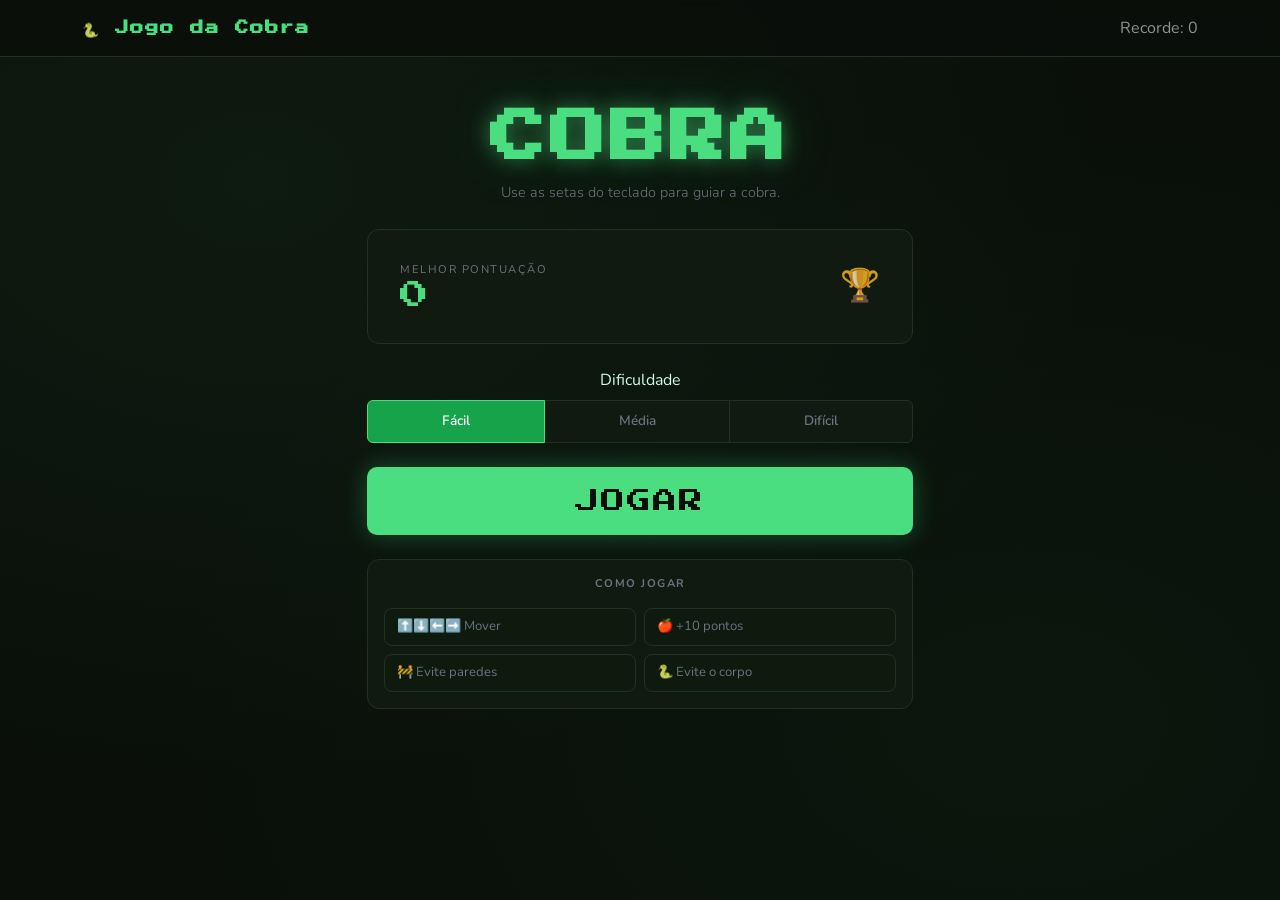
<file: index.html>
<!DOCTYPE html>
<html lang="pt-br">
<head>
    <meta charset="UTF-8">
    <meta name="viewport" content="width=device-width, initial-scale=1.0">
    <title>Jogo da Cobra</title>

    <link rel="stylesheet" href="https://cdn.jsdelivr.net/npm/bootstrap@5.3.3/dist/css/bootstrap.min.css">
    <link rel="stylesheet" href="index.css">
</head>
<body>

    <header>
        <nav class="navbar navbar-dark">
            <div class="container">
                <span class="navbar-brand fw-bold fs-4">🐍 Jogo da Cobra</span>
                <span class="navbar-text" id="navbar-recorde">Recorde: 0</span>
            </div>
        </nav>
    </header>

    <main class="container py-5">
        <div class="row justify-content-center">
            <div class="col-12 col-md-8 col-lg-6 text-center">

                <div class="titulo-bloco mb-4">
                    <h1 class="display-3 fw-bold titulo-jogo">COBRA</h1>
                    <p class="lead subtitulo">Use as setas do teclado para guiar a cobra.</p>
                </div>

                <div class="card card-recorde mb-4">
                    <div class="card-body d-flex justify-content-between align-items-center py-3">
                        <div class="text-start">
                            <span class="label-card">Melhor pontuação</span>
                            <div class="valor-recorde" id="recorde-display">0</div>
                        </div>
                        <div class="icone-trofeu">🏆</div>
                    </div>
                </div>

                <div class="mb-4">
                    <p class="label-secao mb-2">Dificuldade</p>
                    <div class="btn-group w-100" role="group">

                        <input type="radio" class="btn-check" name="dificuldade" id="facil" value="200" checked>
                        <label class="btn btn-outline-dif" for="facil">Fácil</label>

                        <input type="radio" class="btn-check" name="dificuldade" id="media" value="150">
                        <label class="btn btn-outline-dif" for="media">Média</label>

                        <input type="radio" class="btn-check" name="dificuldade" id="dificil" value="80">
                        <label class="btn btn-outline-dif" for="dificil">Difícil</label>

                    </div>
                </div>

                <a href="jogo.html" class="btn btn-jogar w-100 mb-4 py-3 fs-4" id="btn-jogar">
                    JOGAR
                </a>

                <div class="card card-instrucoes p-3">
                    <p class="label-card mb-3 fw-bold">Como Jogar</p>
                    <div class="row g-2 text-start">
                        <div class="col-6"><div class="instrucao-item">⬆️⬇️⬅️➡️ Mover</div></div>
                        <div class="col-6"><div class="instrucao-item">🍎 +10 pontos</div></div>
                        <div class="col-6"><div class="instrucao-item">🚧 Evite paredes</div></div>
                        <div class="col-6"><div class="instrucao-item">🐍 Evite o corpo</div></div>
                    </div>
                </div>

            </div>
        </div>
    </main>

    <script>
        const recorde = Number(localStorage.getItem("cobra_recorde")) || 0;

        document.getElementById("recorde-display").textContent = recorde;
        document.getElementById("navbar-recorde").textContent = "Recorde: " + recorde;

        document.getElementById("btn-jogar").addEventListener("click", function () {
            const selecionado = document.querySelector('input[name="dificuldade"]:checked');

            if (selecionado) {
                localStorage.setItem("cobra_velocidade", selecionado.value);
            }
        });
    </script>

</body>
</html>
</file>
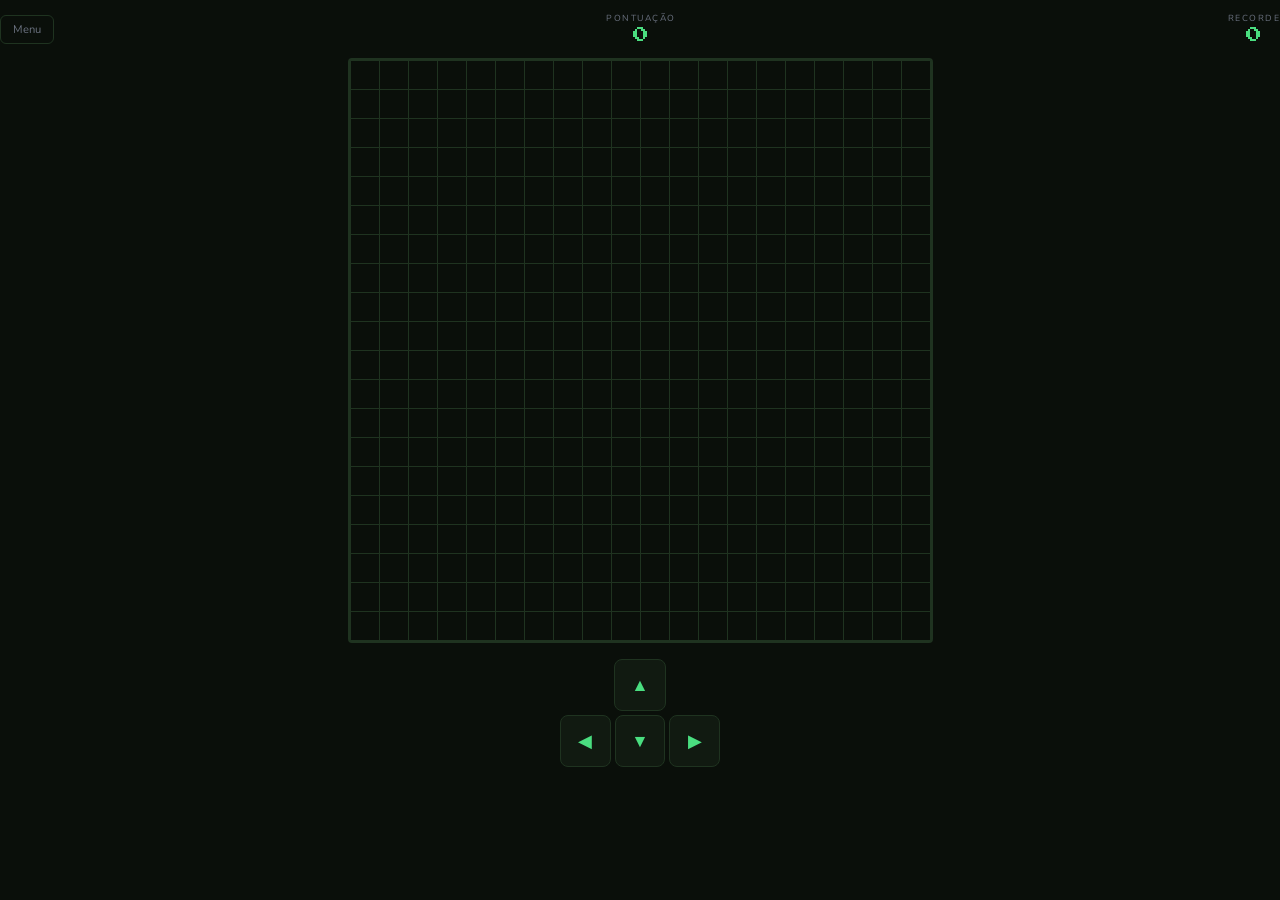
<file: jogo.html>
<!DOCTYPE html>
<html lang="pt-br">
<head>
    <meta charset="UTF-8">
    <meta name="viewport" content="width=device-width, initial-scale=1.0">
    <title>Cobra</title>
    <link rel="stylesheet" href="jogo.css">
</head>
<body>
    <!--HUD-->
    <div class="hud">
        <a href="index.html" class="btn-menu">Menu</a>
        <div class="hud-centro">
            <span class="label-hud">Pontuação</span>
            <span class="valor-hud" id="pontuacao">0</span>
        </div>
        <div class="hud-direita">
            <span class="label-hud">Recorde</span>
            <span class="valor-hud" id="recorde">0</span>
        </div>
    </div>

    <!--GRID DO JOGO-->
    <div class="arena">
        <div class="grade" id="grade"></div>
        <!--TELA DE FIM DE JOGO-->
    <div class="overlay" id="overlay">
        <div class="overlay-conteudo">
            <p class="overlay-titulo" id="overlay-titulo">FIM DE JOGO</p>
            <p class="overlay-pontos" id="overlay-pontos">0 pontos</p>
            <p class="overlay-recorde" id="overlay-recorde"></p>
            <button class="btn-reiniciar" onclick="reiniciar()
            ">Jogar novamente</button>
            <a href="index.html" class="btn-voltar">Voltar ao menu</a>
        </div>
    </div>
    </div>

    <!--CONTROLES PARA SMARTHPHONE-->
    <div class="controles-smartphone">
        <div class="linha-controle">
            <button class="btn-direcao" onclick="mudarDirecao('ArrowUp')">▲</button>
        </div>
        <div class="linha-controle">
            <button class="btn-direcao" onclick="mudarDirecao('ArrowLeft')">◀</button>
            <button class="btn-direcao" onclick="mudarDirecao('ArrowDown')">▼</button>
            <button class="btn-direcao" onclick="mudarDirecao('ArrowRight')">▶</button>
        </div>
    </div>

    <script src="jogo.js"></script>
</body>
</html
</file>
<file: index.css>
@import url('https://fonts.googleapis.com/css2?family=Press+Start+2P&family=Saira+Stencil+One&family=Nunito:wght@400;700&display=swap');

:root {
    --verde: #4ADE80;
    --verde-escuro: #16A34A;
    --fundo: #0A0F0A;
    --fundo-card: #111A11;
    --borda: #1F3320;
    --texto: #D1FAE5;
    --esmaecido: #6B7280;
}



*{
     box-sizing: border-box;
     margin: 0;
     padding: 0;
}



body {

    font-family: "Nunito", sans-serif;

    background-color: var(--fundo);

    color: var(--texto);

    min-height: 100vh;

    background-image:

        radial-gradient(ellipse at 20% 20%, rgba(74, 222, 128, 0.06) 0%, transparent 60%),

        radial-gradient(ellipse at 80% 80%, rgba(22, 163, 74, 0.05) 0%, transparent 60%);

}



.navbar {

    background: rgba(10, 15, 10, 0.9);

    border-bottom: 1px solid var(--borda);



    -webkit-backdrop-filter: blur(8px);

    backdrop-filter: blur(8px);

}



.navbar-brand {

    font-family: "Press Start 2P", monospace;

    font-size: 0.85rem !important;

    color: var(--verde) !important;

    letter-spacing: 1px;

}



.titulo-jogo {

    font-family: "Press Start 2P", monospace;

    font-size: clamp(2rem, 8.5vw, 3.5rem) !important;

    color: var(--verde);

    text-shadow:

        0 0 20px rgba(74, 222, 128, 0.5),

        0 0 60px rgba(74, 222, 128, 0.2);

    line-height: 1.2;

    letter-spacing: 4px;

}



.subtitulo {

    color: var(--esmaecido);

    font-size: 0.9rem;

    line-height: 1.7;

}



.card-recorde,

.card-instrucoes {

    background: var(--fundo-card);

    border: 1px solid var(--borda);

    border-radius: 12px;

    color: var(--texto);

    padding: 1rem;

}



.label-card {

    font-size: 0.7rem;

    text-transform: uppercase;

    letter-spacing: 1.5px;

    color: var(--esmaecido);

    margin-bottom: 4px;

    display: block;

}



.valor-recorde {

    font-family: "Press Start 2P", monospace;

    font-size: 1.8rem;

    color: var(--verde);

    line-height: 1;

}



.icone-trofeu {

    font-size: 2rem;

    opacity: 0.8;

}



/DIFICULDADE/

.label-secao{

    font-size: 0.7rem;;

    text-transform: uppercase;

    letter-spacing: 1.5px;

    color: var(--esmaecido);

}



.btn-outline-dif{

    background: var(--fundo-card);

    border-color: var(--borda);

    color: var(--esmaecido);

    font-weight: 600;

    font-size: 0.85rem;

    padding: 10px;

    transition: all 0.2s;

}



.btn-check:checked + .btn-outline-dif{

    background: var(--verde-escuro);

    border-color: var(--verde);

    color: #FFFFFF;

}



.btn-outline-dif:hover{

    background: #1A2E1A;

    border-color: var(--verde) !important;

    color: var(--verde) !important;

}

.btn-jogar{
    font-family: "Press Start 2P", monospace;
    font-size: 0.85rem;
    background: var(--verde);
    color: #0A0F0A;
    border: none;
    border-radius: 10px;
    padding: 16px;
    letter-spacing: 2px;
    text-decoration: none;
    display: block;
    transition: all 0.2s;
    box-shadow: 0 0 24px rgba(74, 222, 128, 0.3);

}

.btn-jogar:hover{
    background: #86EFAC;
    color: #0A0F0A;
    box-shadow: 0 0 40px rgba(74, 222, 128, 0.5);
    transform: translateY(-2px);
}

.instrucao-item{
    background: #0F1A0F;
    border: 1px solid var(--borda);
    border-radius: 8px;
    padding: 8px 12px;
    font-size: 0.82rem;
    color: var(--esmaecido);
}
</file>
<file: jogo.css>
@import url('https://fonts.googleapis.com/css2?family=Press+Start+2P&family=Saira+Stencil+One&family=Nunito:wght@400;700&display=swap');

:root{
    --verde: #4ADE80;
    --verde-escuro:#16A34A;
    --verde-cabeca: #86EFAC;
    --comida:#F87171;
    --fundo:#0A0F0A;
    --fundo-grande:#0D140D;
    --borda:#1F3320;
    --texto:#D1FAE5;
    --esmaecido:#6B7280;
    --tamanho-celula: 28px;
    --colunas: 20;
}

*{
    box-sizing: border-box;
    margin: 0;
    padding: 0;
}

body{
    font-family: "Nunito", sans-serif;
    background: var(--fundo);
    color: var(--texto);
    min-height: 100vh;
    display: flex;
    flex-direction: column;
    align-items: center;
    overflow: hidden;
    user-select: none;
}

.hud{
    width: 100%;
    max-width: calc(var(--tamanho-celula)*var(--colunas)+4px);
    display: flex;
    align-items: center;
    justify-content: space-between;
    padding: 12px 0;
    gap: 8px;
}

.btn-menu{
    font-size: 0.7rem;
    color: var(--esmaecido);
    text-decoration: none;
    padding: 6px 12px;
    border: 1px solid var(--borda);
    border-radius: 6px;
    transition: color 0.2s, border-color 0.2s;
    white-space: nowrap;
}

.btn-menu:hover{
    color: var(--verde);
    border-color: var(--verde);
}

.hud-centro,
.hud-direita{
    display: flex;
    flex-direction: column;
    align-items: center;
}

.label-hud{
    font-size: 0.55rem;
    text-transform: uppercase;
    letter-spacing: 1.5px;
    color: var(--esmaecido);
}

.valor-hud{
    font-family: "Press Start 2P", monospace;
    font-size: 1rem;
    color: var(--verde);
    line-height: 1.4;
}

.arena{
    position: relative;
}

.grade {
  display: grid;
  grid-template-columns: repeat(var(--colunas), var(--tamanho-celula));
  grid-template-rows: repeat(var(--colunas), var(--tamanho-celula));
  background: var(--grade-bg);
  border: 2px solid var(--borda);
  border-radius: 4px;
  gap: 1px;
  padding: 1px;
  background-image:
    linear-gradient(var(--borda) 1px, transparent 1px),
    linear-gradient(90deg, var(--borda) 1px, transparent 1px);
  background-size: calc(var(--tamanho-celula) + 1px) calc(var(--tamanho-celula) + 1px);
}

.celula{
    width: var(--tamanho-celula);
    height: var(--tamanho-celula);
    border-radius: 2px;
    transition: background-color 0.05s;
}

.celula.cobra{
    background-color: var(--verde);
    border-radius: 4px;
    box-shadow: 0 0 6px rgba(74, 222, 128, 0.4);
}

.celula.cabeca{
    background-color: var(--verde-cabeca);
    border-radius: 6px;
    box-shadow: 0 0 12px rgba(134, 230, 172, 0.7);
}

.celula.comida{
    background-color: var(--comida);
    border-radius: 50%;
    box-shadow: 0 0 10px rgba(248, 113, 113, 0.5);
    animation: pulsar 0.8s ease-in-out infinite alternate;
}

@keyframes pulsar{
    from{transform: scale(0.85);}
    to{transform: scale(1.05);}
}

.overlay{
    position: absolute;
    inset: 0;
    background: rgba(10, 15, 10, 0.92);
    display: none;
    align-items: center;
    justify-content: center;
    border-radius: 4px;
    backdrop-filter: blur(4px);
}

.overlay.visivel{
    display: flex;
}

.overlay-conteudo{
    text-align: center;
    display: flex;
    flex-direction: column;
    align-items: center;
    gap: 12px;
}

.overlay-titulo{
    font-family: "Press Start 2P", monospace;
    font-size: 1.4rem;
    color: var(--comida);
    text-shadow: 0 0 20px rgba(248, 113, 113, 0.5);
}

.overlay-pontos{
    font-family: "Press Start 2P";
    font-size: 1rem;
    color: var(--verde);
}

.overlay-recorde{
    font-size: 0.82rem;
    color: var(--esmaecido);
    min-height: 20px;
}

.btn-reiniciar{
    font-family: "Press Start 2P", monospace;
    font-size: 0.7rem;
    background: var(--verde);
    color: #0A0F0A;
    border: none;
    border-radius: 8px;
    padding: 14px 14px;
    cursor: pointer;
    letter-spacing: 1px;
    margin-top: 4px;
    transition: background 0.2s, transform 0.1s;
}

.btn-reiniciar:hover{
    background: #86EFAC;
    transform: translateY(-2px);
}

.btn-voltar{
    font-size: 0.8rem;
    color: var(--esmaecido);
    text-decoration: none;
    transition: color 0.2s;
}

.btn-voltar:hover{
    color:var(--verde);
}

.controles-smartphone{
    margin-top: 16px;
    display: flex;
    flex-direction: column;
    align-items: center;
    gap: 4px;
}

.linha-controle{
    display: flex;
    justify-content: center;
    gap: 4px;
    width: 160px;
}

.btn-direcao{
    width: 52px;
    height: 52px;
    background: #111a11;
    border: 1px solid var(--borda);
    border-radius: 8px;
    color: var(--verde);
    font-size: 1.1rem;
    cursor: pointer;
    transition: background 0.15s;
}

.btn-direcao:hover,
.btn-direcao:active{
    background: #1A2E1A;
}
</file>
